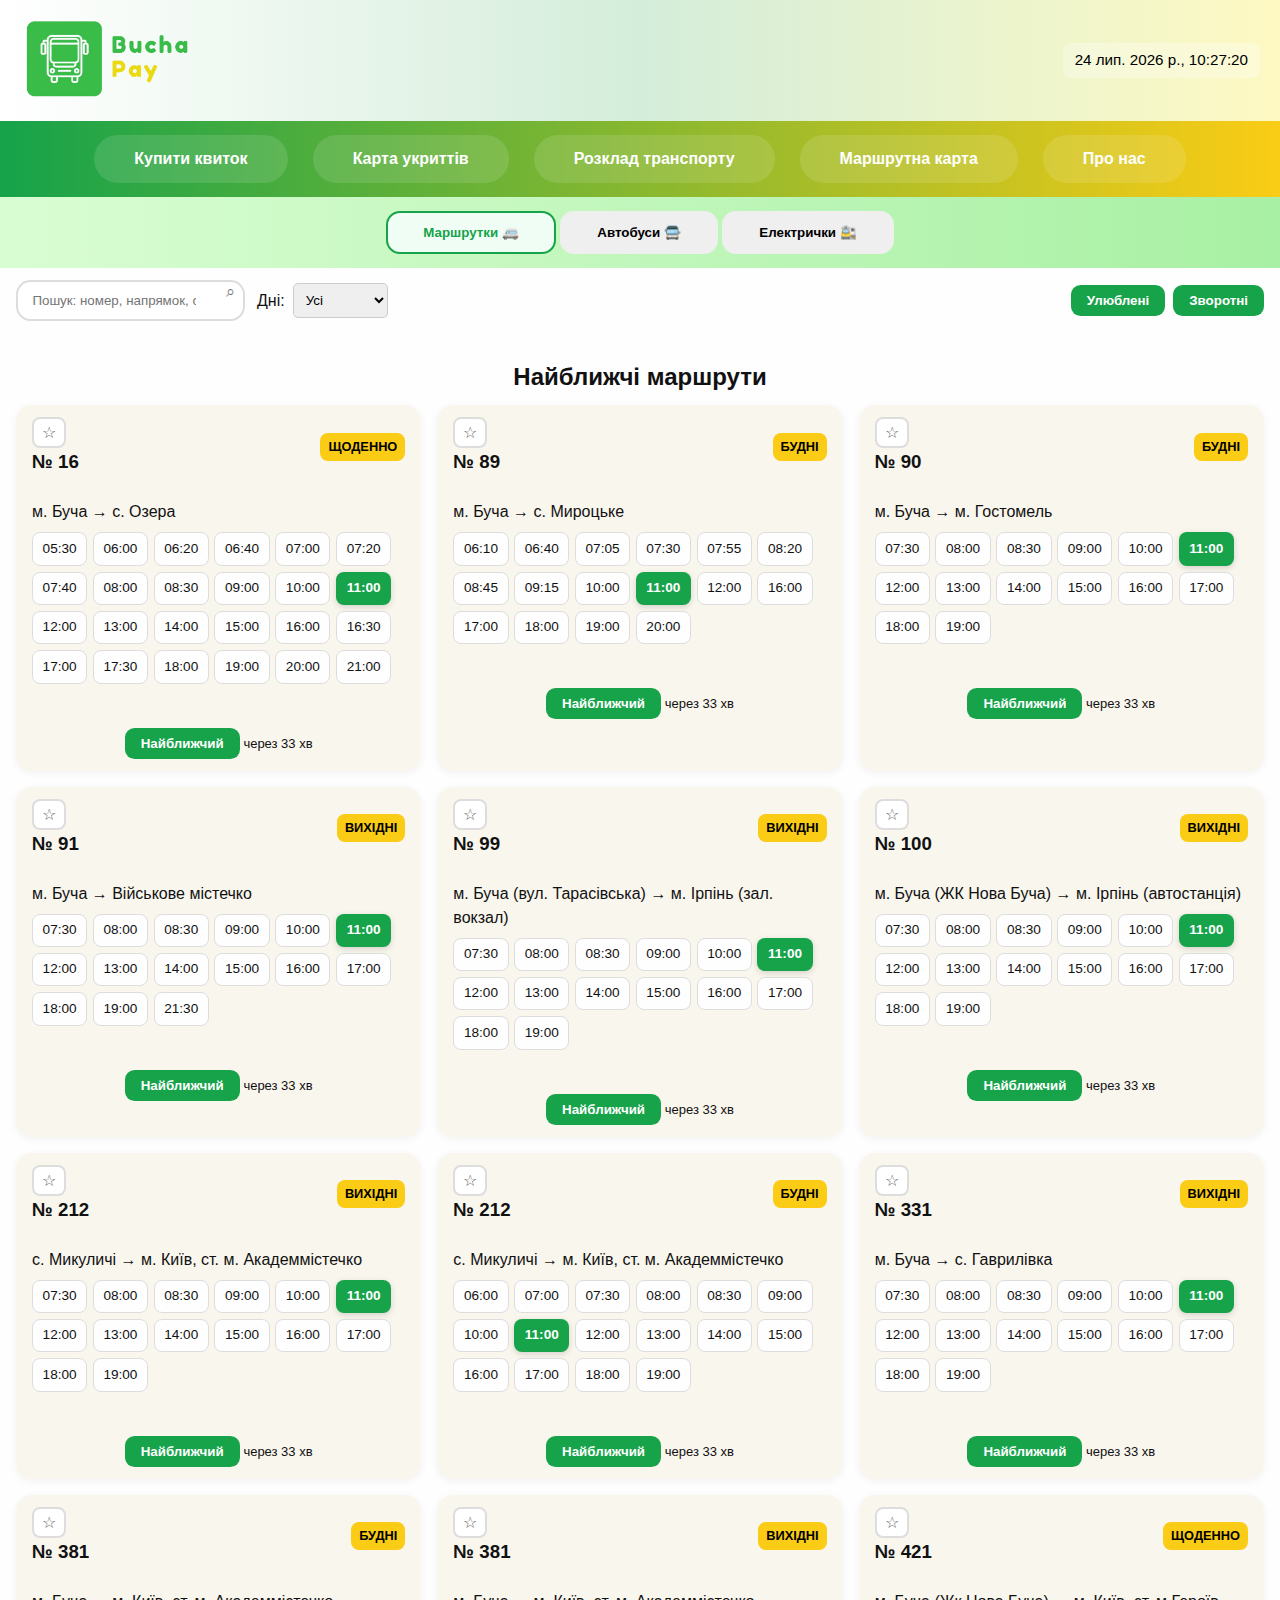
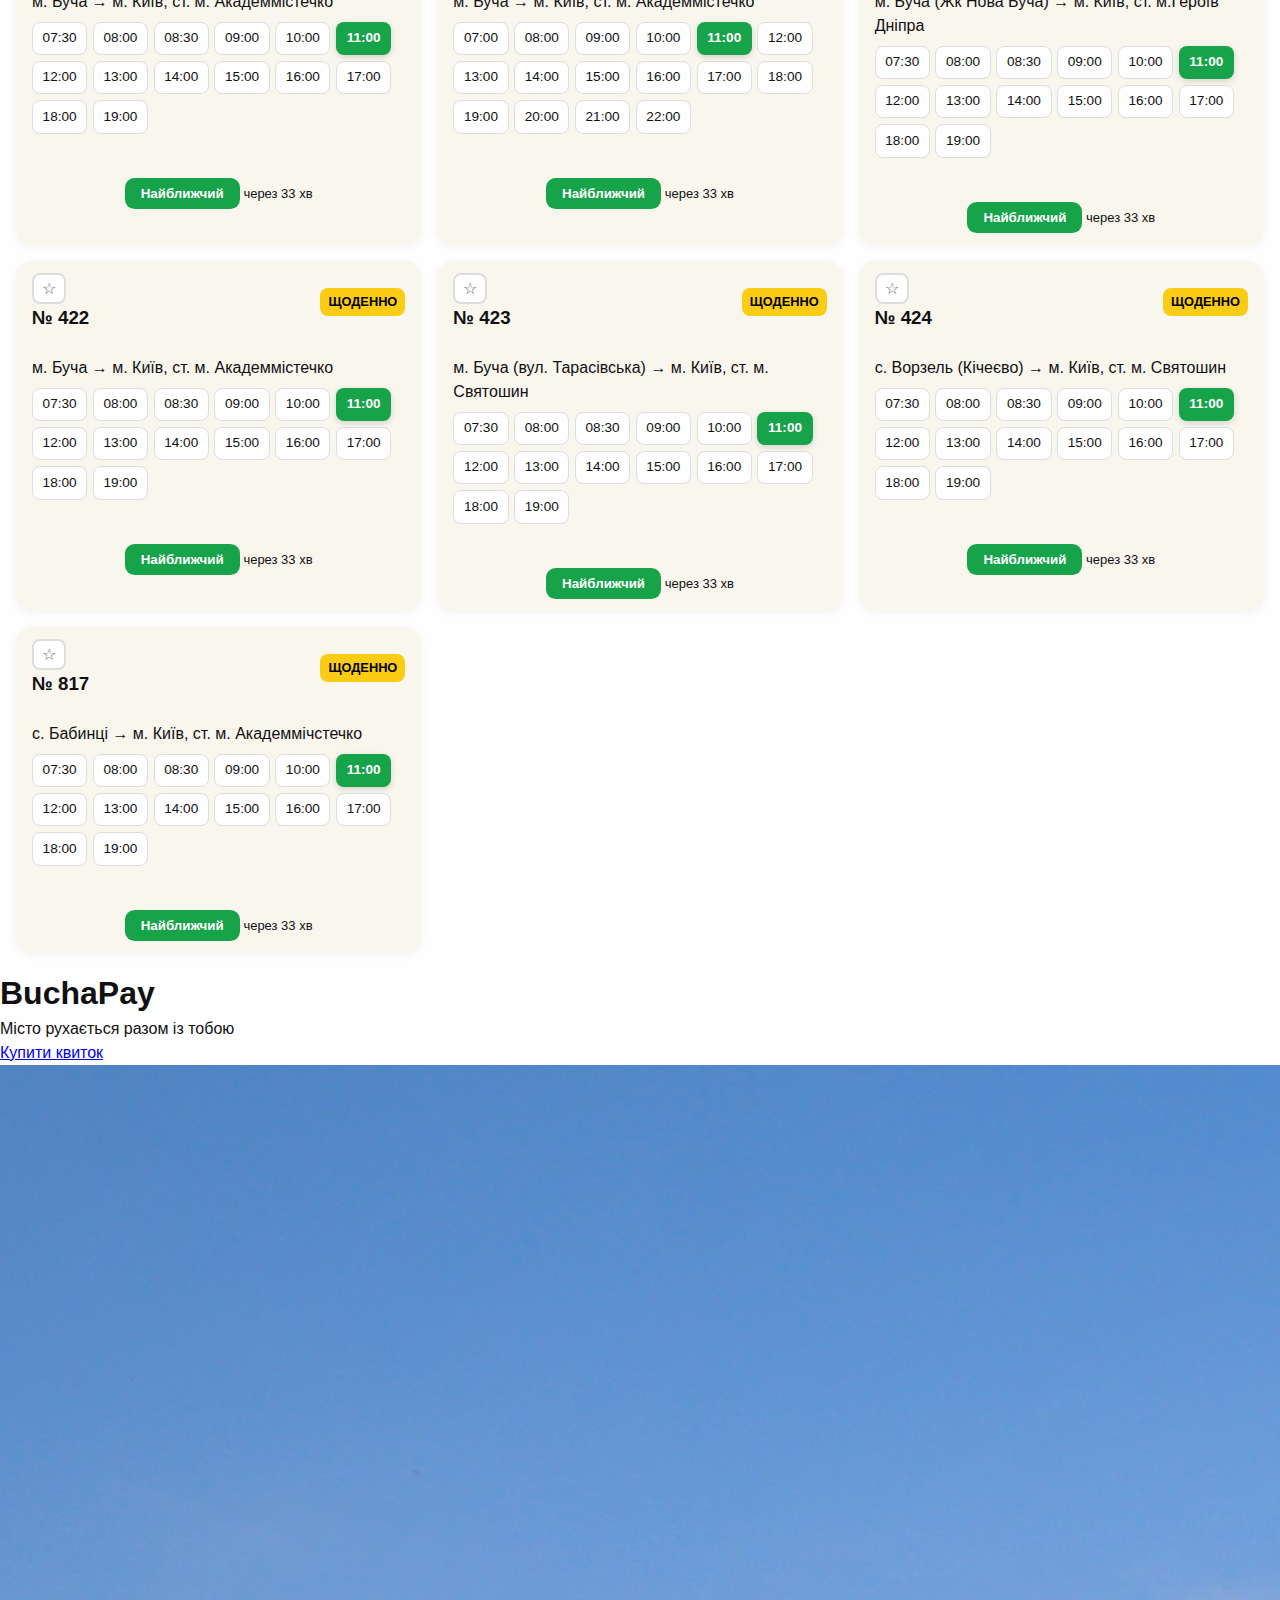
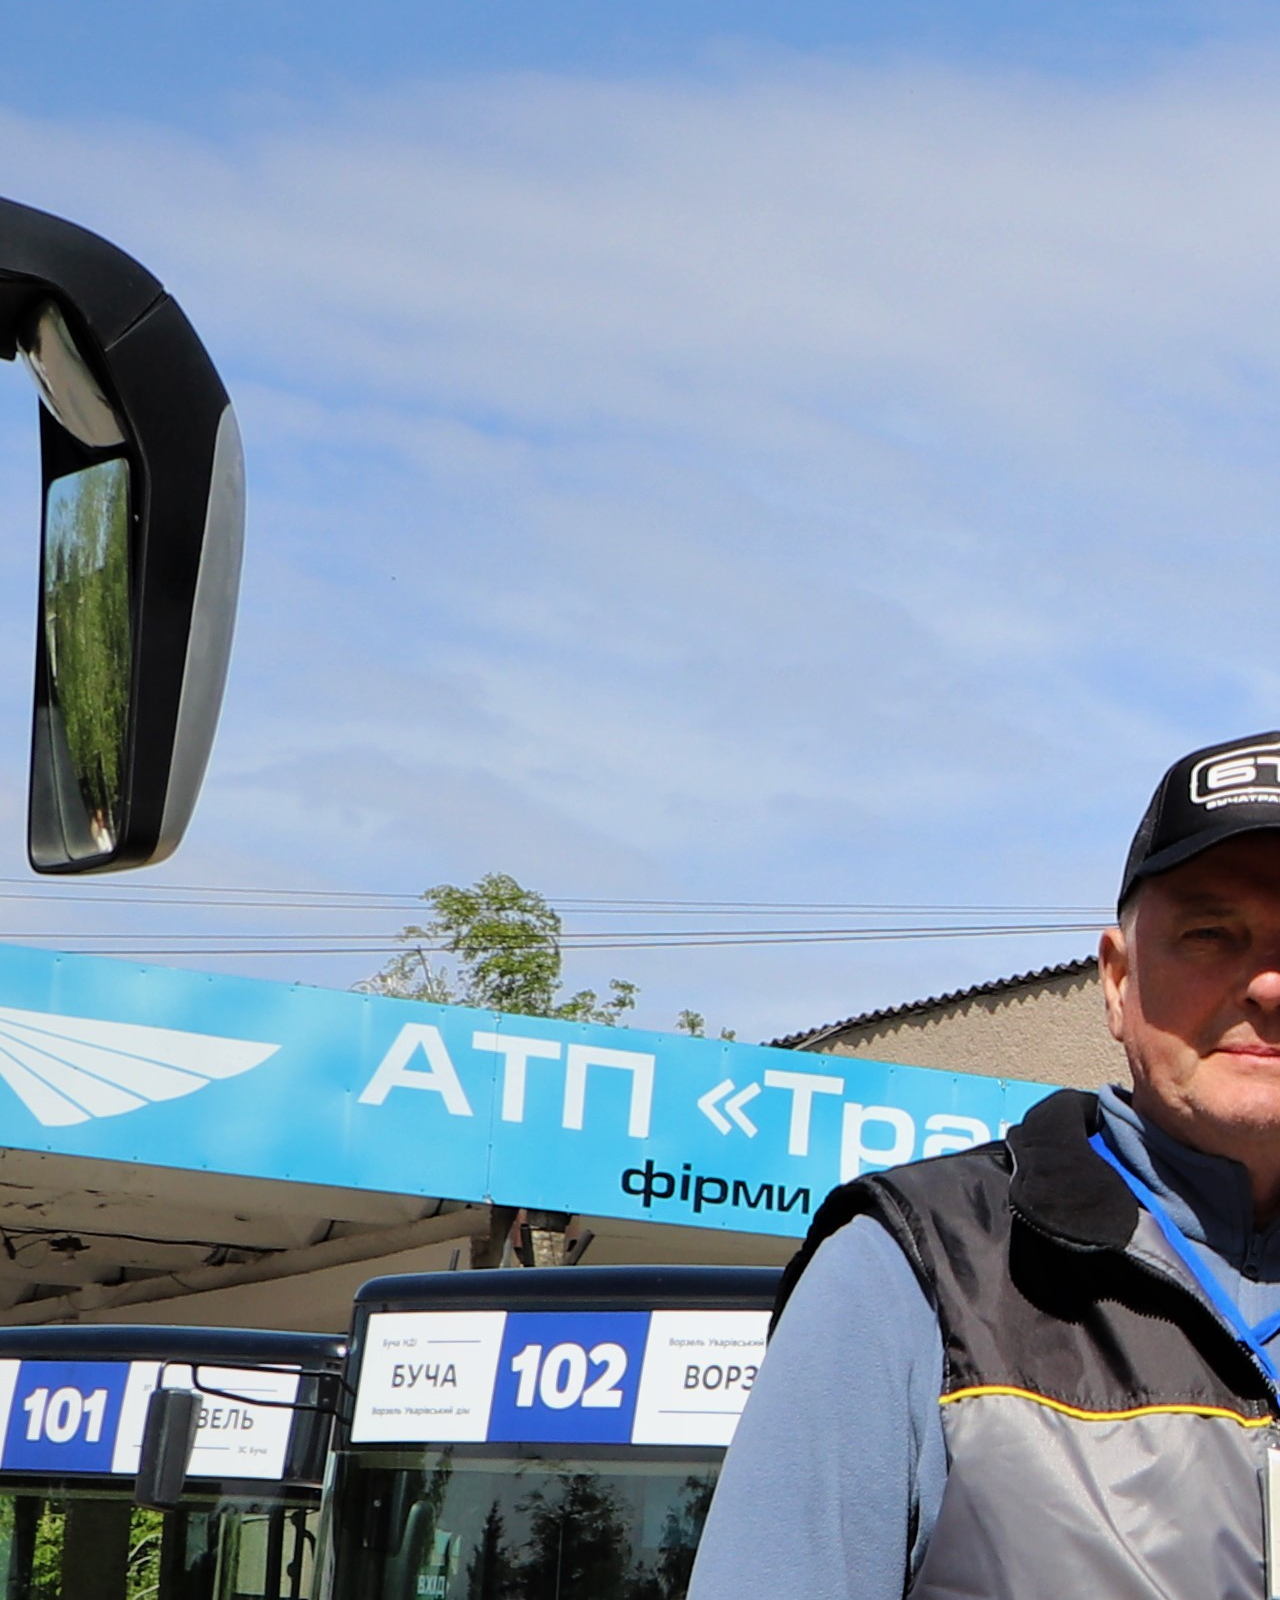
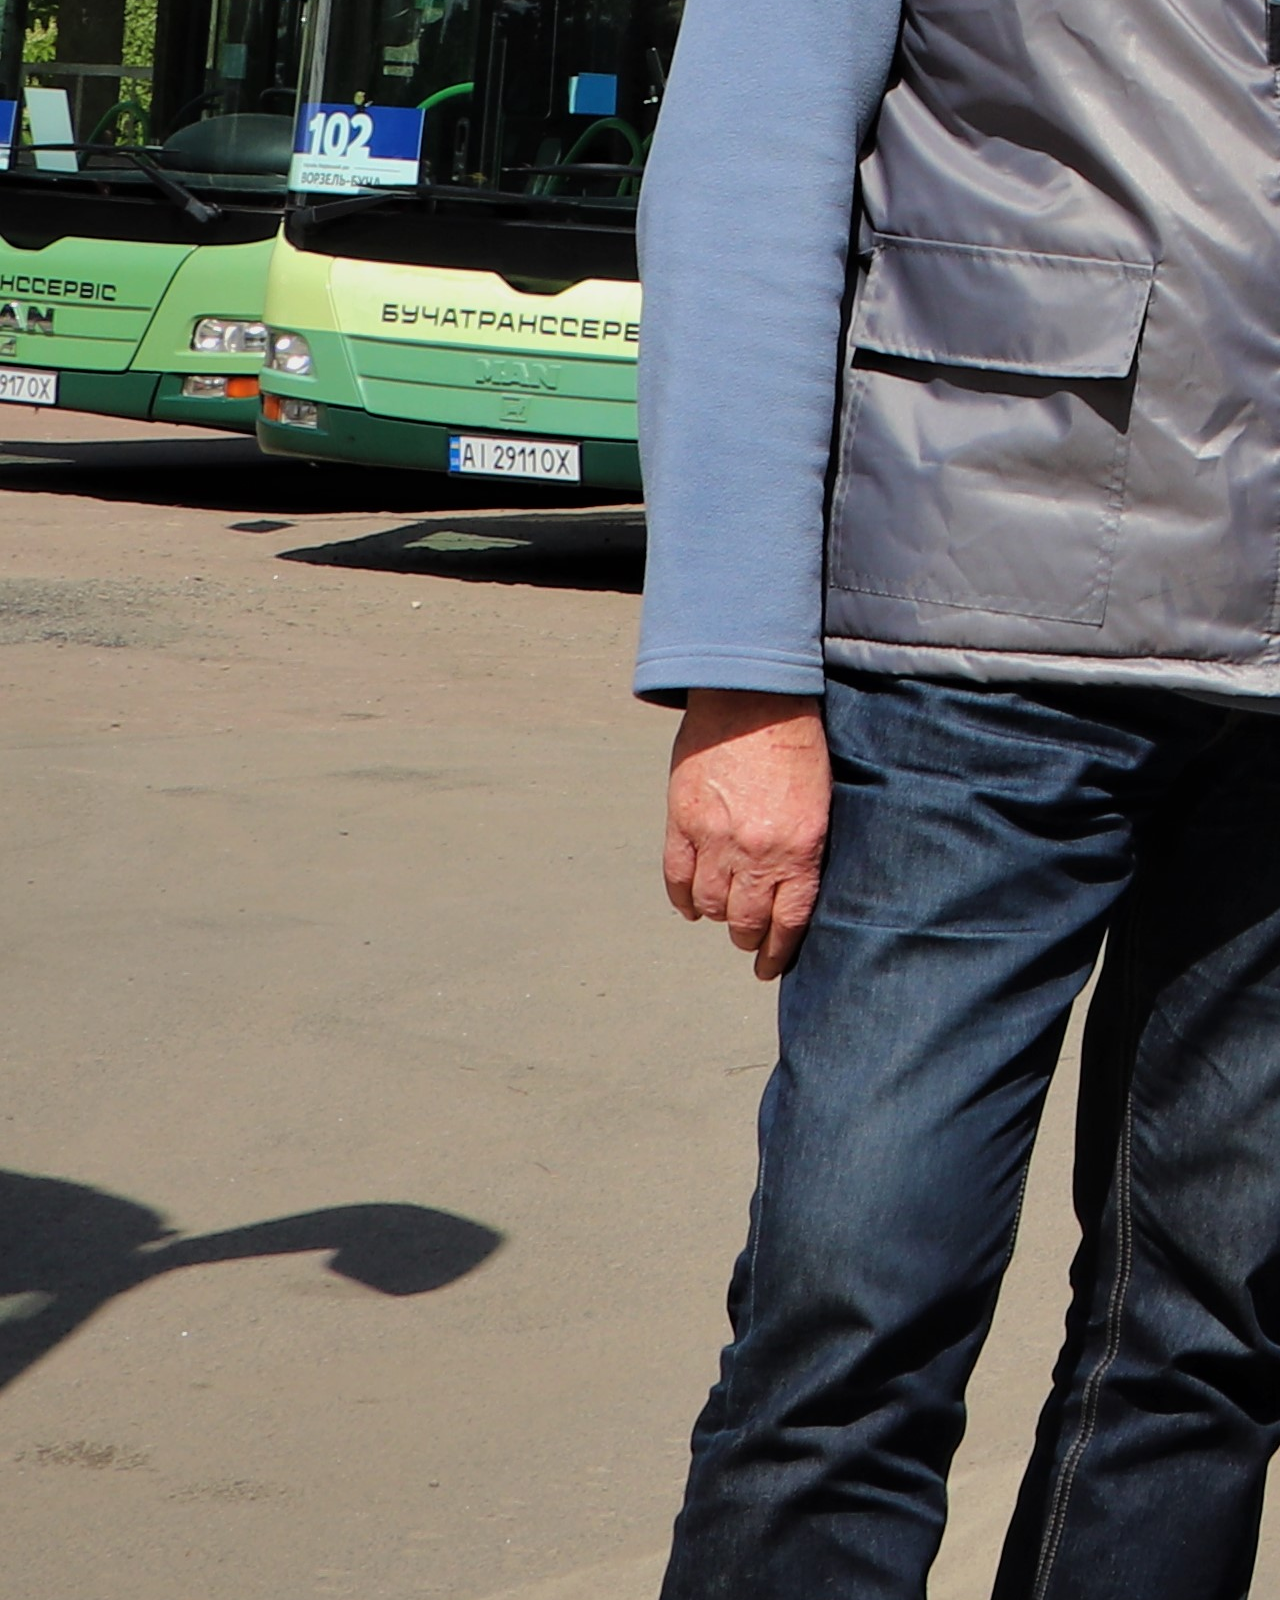
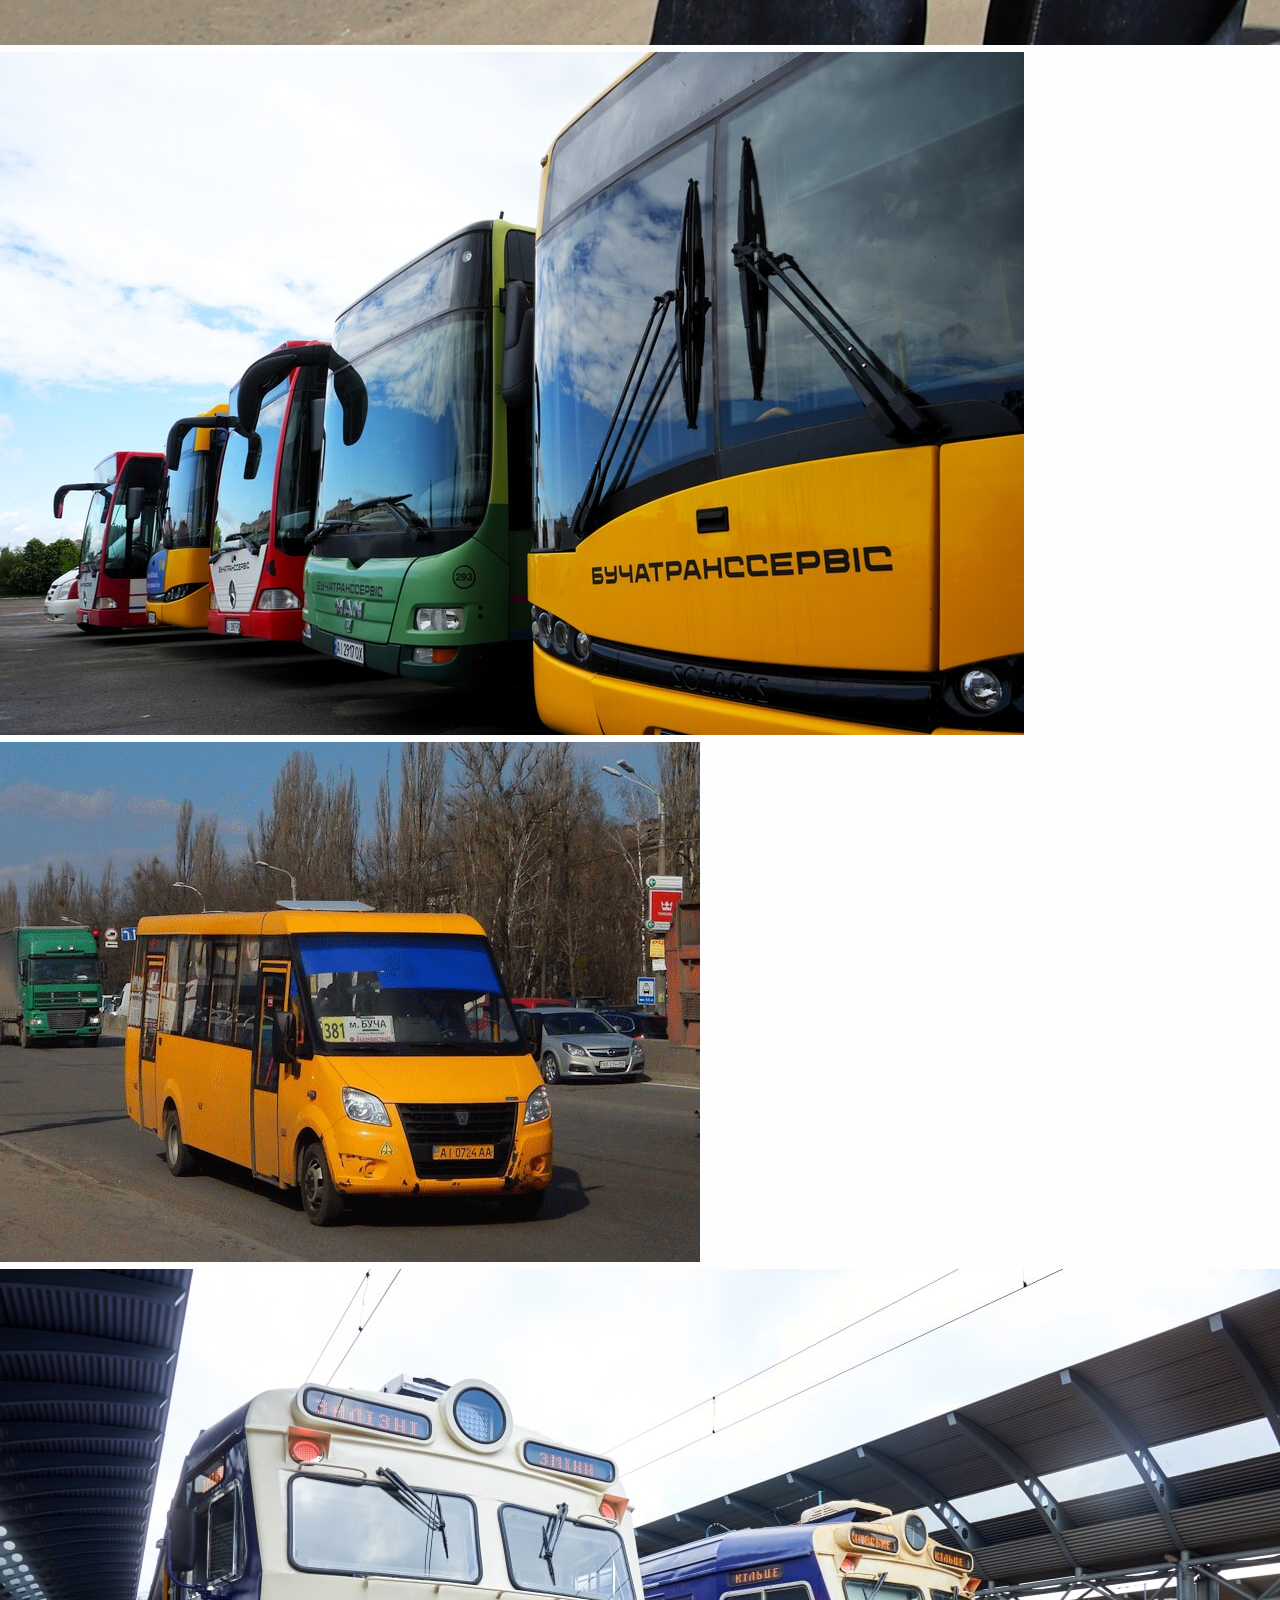
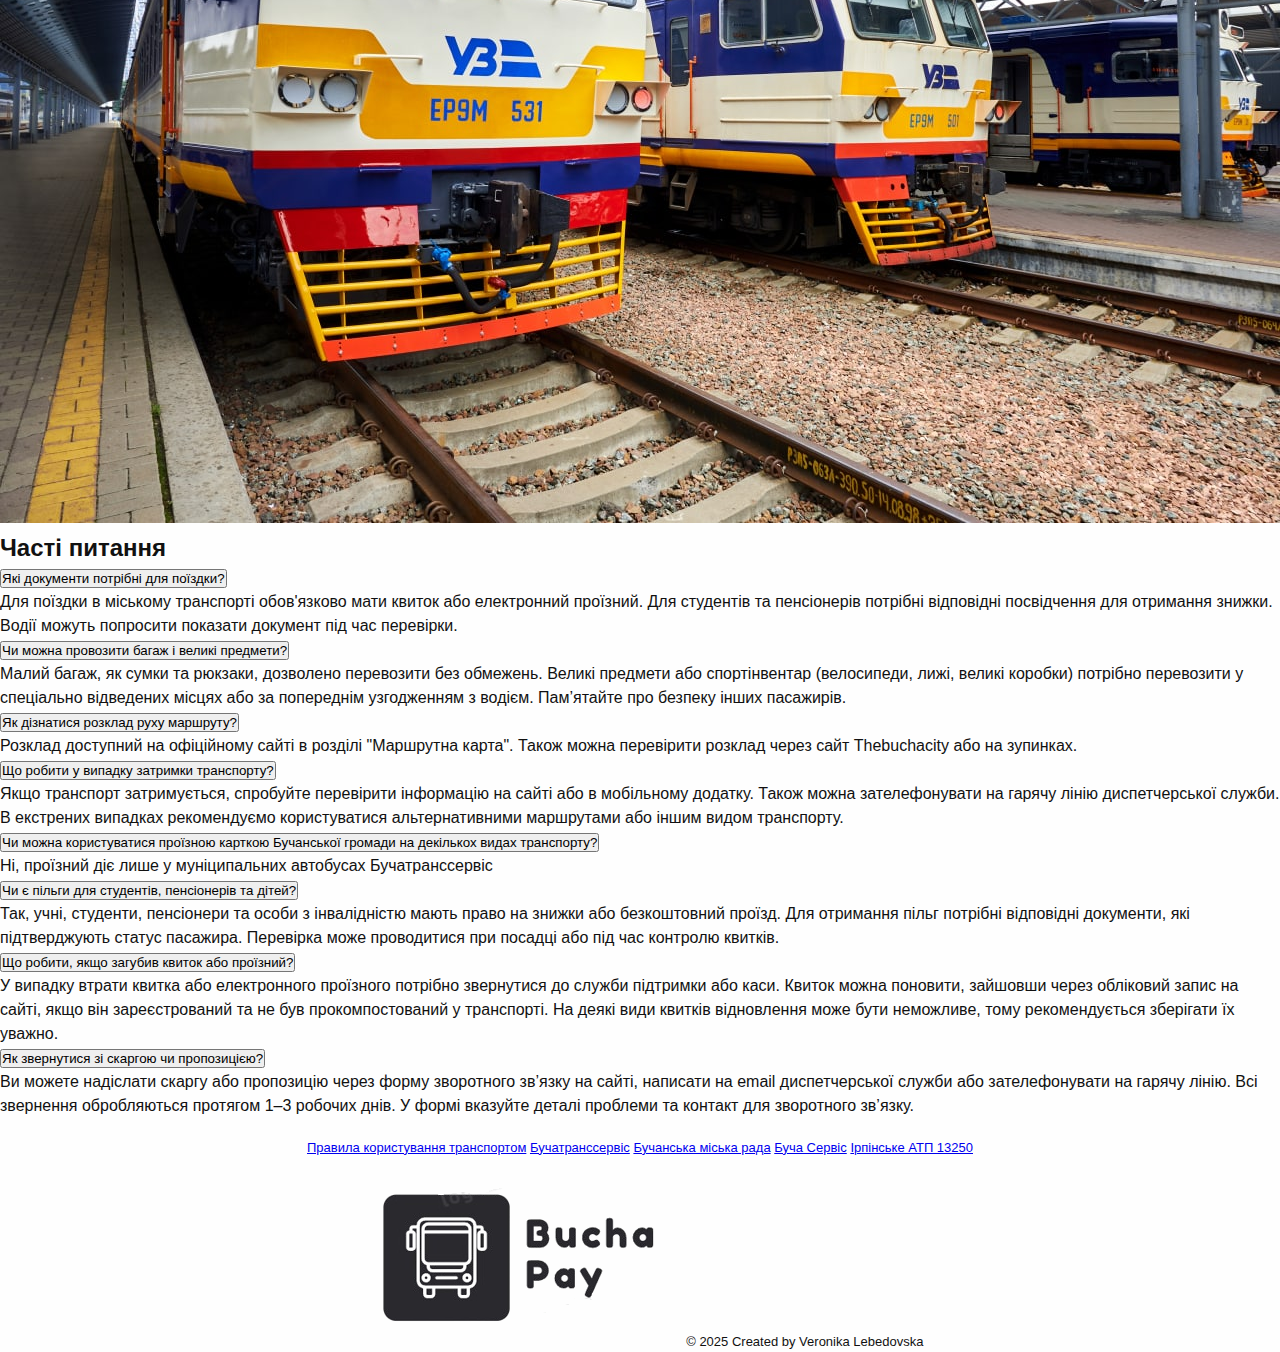
<file: index.html>
<!DOCTYPE html>
<html lang="uk">
<head>
<meta charset="UTF-8">
<title>Вітаємо</title>
<link rel="stylesheet" href="css/style.css">
<script src="JS/mylibs1.js" defer></script>
</head>
<body>
<main class="main">
  <div class="top-bar">
    <div class="logo"><a href="index.html"><img src="img/logo.png" alt="BuchaPay Logo"></a></div>
    <div class="datetime" id="datetime"></div>
  </div>
<nav class="menu">
  <a href="ticket.html">Купити квиток</a>
  <a href="https://nezlamni.city/articles/290733/spisok-ukrittiv-u-buchanskij-gromadi">Карта укриттів</a>
  <a href="index.html">Розклад транспорту</a>
  <a href="routes.html">Маршрутна карта</a>
  <a href="#" id="aboutBtn">Про нас</a>
</nav>
<div class="about-modal">
  <div class="about-modal-box">
    <h2>Bucha Pay</h2>
    <p><strong>Хто ми:</strong> Bucha Pay — сучасний комерційний сервіс для мешканців міста Буча, створений, щоб зробити пересування по місту
       максимально зручним і комфортним.</p>
    <p><strong>Наш сервіс:</strong> Ми дозволяємо купувати електронні квитки для маршруток, автобусів та поїздів, а також переглядати актуальний
       розклад громадського транспорту в режимі реального часу.</p>
    <p><strong>Наша мета:</strong> Ми прагнемо зробити поїздки швидкими, безготівковими та без зайвих черг, забезпечуючи мешканцям та гостям
       міста надійний інструмент для планування маршрутів.</p>
    <p><strong>Переваги:</strong> Зручність, ефективне користування громадським транспортом, економія часу та приємні, безпечні поїздки для всіх користувачів.</p>
    <button class="about-close-btn">Закрити</button>
  </div>
</div>

  <div class="submenu">
    <nav class="tabs" role="tablist" aria-label="Види транспорту">
      <button class="tab active" role="tab" aria-selected="true" aria-controls="panel-marsh" id="tab-marsh">Маршрутки 🚐</button>
      <button class="tab" role="tab" aria-selected="false" aria-controls="panel-bus" id="tab-bus">Автобуси 🚍</button>
      <button class="tab" role="tab" aria-selected="false" aria-controls="panel-train" id="tab-train">Електрички 🚉 </button>
    </nav>
  </div>

  <section class="toolbar">
    <label class="search">
      <input id="searchInput" type="search" placeholder="Пошук: номер, напрямок, станція…">
      <span>⌕</span>
    </label>
    <label class="select">
      <span>Дні:</span>
      <select id="dayFilter">
        <option value="усі">Усі</option>
        <option value="будні">Будні</option>
        <option value="вихідні">Вихідні</option>
        <option value="щоденно">Щоденно</option>
      </select>
    </label>
    <div class="toolbar-buttons">
      <button id="favToggle" class="btn">Улюблені</button>
      <button id="reverseBtn" class="btn">Зворотні</button>
    </div>
  </section>

  <section id="panel-marsh" class="panel active" role="tabpanel" aria-labelledby="tab-marsh">
    <div id="marshContainer" class="table-wrap" data-type="marsh"></div>
  </section>
  <section id="panel-bus" class="panel" role="tabpanel" aria-labelledby="tab-bus" hidden>
    <div id="busContainer" class="table-wrap" data-type="bus"></div>
  </section>
  <section id="panel-train" class="panel" role="tabpanel" aria-labelledby="tab-train" hidden>
    <div id="trainContainer" class="table-wrap" data-type="train"></div>
  </section>
  <section class="hero-banner">
  <div class="banner-content">
    <h1 class="banner-title">BuchaPay</h1>
    <p class="banner-subtitle">Місто рухається разом із тобою</p>
    <a href="ticket.html" class="banner-btn">Купити квиток</a>
  </div>
</section>
  <section class="photo-gallery">
  <div class="photo-container">
    <img src="img/1.jpg" alt="Фото 1">
    <img src="img/2.jpg" alt="Фото 2">
    <img src="img/3.jpg" alt="Фото 3">
    <img src="img/4.jpg" alt="Фото 4">
  </div>
</section>
<section id="faq">
  <h2>Часті питання</h2>
  <div class="faq-item">
    <button class="faq-question">Які документи потрібні для поїздки?</button>
    <div class="faq-answer">
      <p>Для поїздки в міському транспорті обов'язково мати квиток або електронний проїзний. Для студентів та пенсіонерів потрібні відповідні посвідчення для отримання знижки. Водії можуть попросити показати документ під час перевірки.</p>
    </div>
  </div>

  <div class="faq-item">
    <button class="faq-question">Чи можна провозити багаж і великі предмети?</button>
    <div class="faq-answer">
      <p>Малий багаж, як сумки та рюкзаки, дозволено перевозити без обмежень. Великі предмети або спортінвентар (велосипеди, лижі, великі коробки) потрібно 
        перевозити у спеціально відведених місцях або за попереднім узгодженням з водієм. Пам’ятайте про безпеку інших пасажирів.</p>
    </div>
  </div>

  <div class="faq-item">
    <button class="faq-question">Як дізнатися розклад руху маршруту?</button>
    <div class="faq-answer">
      <p>Розклад доступний на офіційному сайті в розділі "Маршрутна карта". Також можна перевірити розклад через сайт Thebuchacity або на зупинках.</p>
    </div>
  </div>

  <div class="faq-item">
    <button class="faq-question">Що робити у випадку затримки транспорту?</button>
    <div class="faq-answer">
      <p>Якщо транспорт затримується, спробуйте перевірити інформацію на сайті або в мобільному додатку. Також можна зателефонувати на гарячу лінію 
        диспетчерської служби. В екстрених випадках рекомендуємо користуватися альтернативними маршрутами або іншим видом транспорту.</p>
    </div>
  </div>

  <div class="faq-item">
    <button class="faq-question">Чи можна користуватися проїзною карткою Бучанської громади на декількох видах транспорту?</button>
    <div class="faq-answer">
      <p>Ні, проїзний діє лише у муніципальних автобусах Бучатранссервіс</p>
    </div>
  </div>

  <div class="faq-item">
    <button class="faq-question">Чи є пільги для студентів, пенсіонерів та дітей?</button>
    <div class="faq-answer">
      <p>Так, учні, студенти, пенсіонери та особи з інвалідністю мають право на знижки або безкоштовний проїзд. Для отримання пільг потрібні 
        відповідні документи, які підтверджують статус пасажира. Перевірка може проводитися при посадці або під час контролю квитків.</p>
    </div>
  </div>

  <div class="faq-item">
    <button class="faq-question">Що робити, якщо загубив квиток або проїзний?</button>
    <div class="faq-answer">
      <p>У випадку втрати квитка або електронного проїзного потрібно звернутися до служби підтримки або каси. Квиток можна поновити,
       зайшовши через обліковий запис на сайті, якщо він зареєстрований та не був прокомпостований у транспорті. На деякі види квитків відновлення 
         може бути неможливе, тому рекомендується зберігати їх уважно.</p>
    </div>
  </div>

  <div class="faq-item">
    <button class="faq-question">Як звернутися зі скаргою чи пропозицією?</button>
    <div class="faq-answer">
      <p>Ви можете надіслати скаргу або пропозицію через форму зворотного зв’язку на сайті, написати на email диспетчерської служби або 
        зателефонувати на гарячу лінію. Всі звернення обробляються протягом 1–3 робочих днів. У формі вказуйте деталі проблеми та контакт 
        для зворотного зв’язку.</p>
    </div>
  </div>
</section>
</main>
<footer class="site-footer">
  <div class="site-footer__container">
    <nav class="site-footer__nav">
      <a href="rules.html">Правила користування транспортом</a>
      <a href="https://bucha-rada.gov.ua/content/kp-buchatransservis" target="_blank">Бучатранссервіс</a>
      <a href="https://www.bucha-rada.gov.ua">Бучанська міська рада</a>
      <a href="https://www.buchaservice.com">Буча Сервіс</a>
      <a href="#" id="https://imr.gov.ua/tov-irpinske-atp-13250">Ірпінське АТП 13250</a>
    </nav>
    <img src="img/footer_logo.png" alt="Логотип" class="site-footer__logo">
    <span class="site-footer__copyright">&copy; 2025 Created by Veronika Lebedovska</span>
  </div>
</footer>
<template id="routeCardTemplate">
  <article class="card route-card">
    <header class="card-header">
      <div class="left">
        <button class="fav" title="Додати в улюблені">☆</button>
        <h3 class="route-title"></h3>
      </div>
      <span class="badge day-badge"></span>
    </header>
    <div class="card-body">
      <div class="meta">
        <span class="from"></span>
        <span class="arrow">→</span>
        <span class="to"></span>
      </div>
      <div class="times-wrap">
        <div class="times"></div>
      </div>
    </div>
    <footer class="card-footer">
      <button class="btn small next-btn">Найближчий</button>
      <span class="next-info" aria-live="polite"></span>
    </footer>
  </article>
</template>
</body>
</html>
</file>
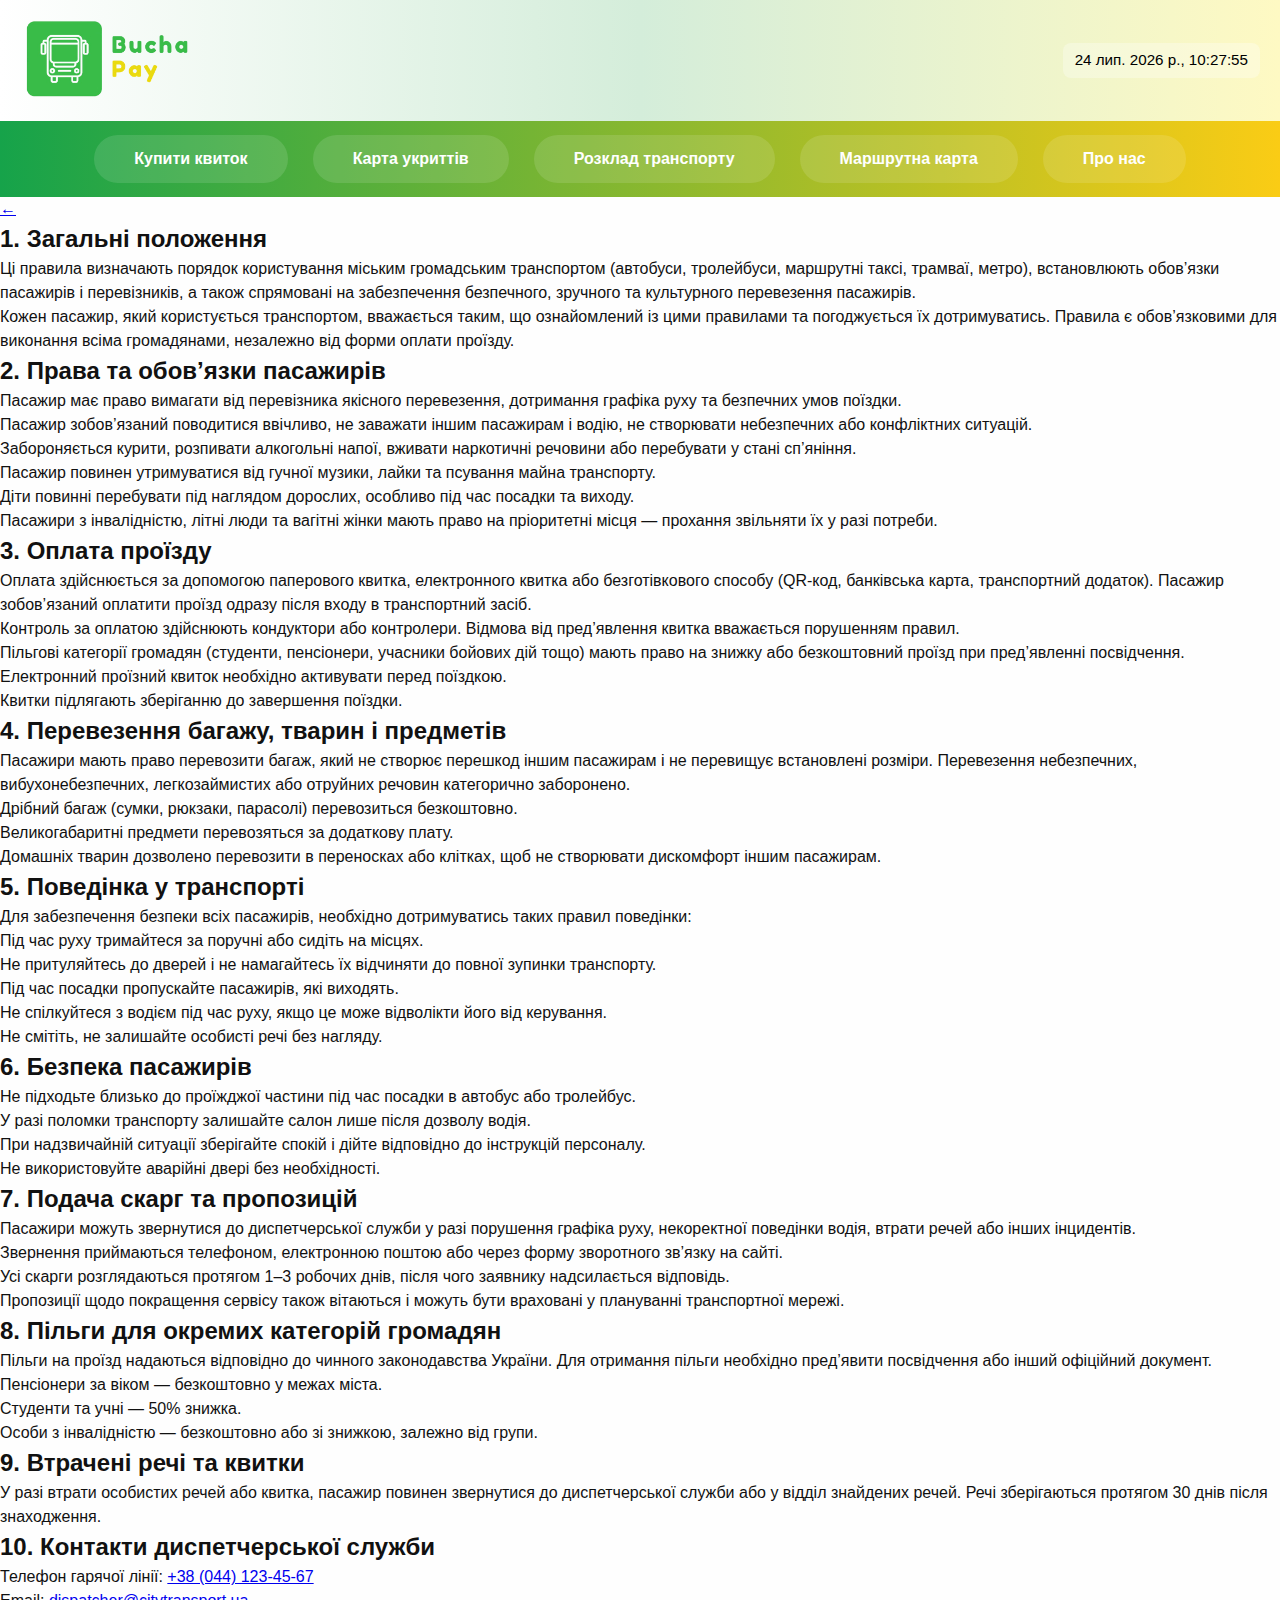
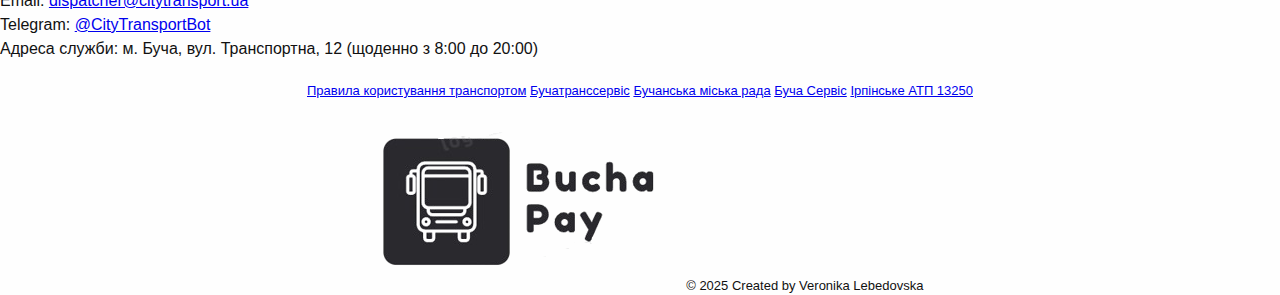
<file: rules.html>
<!DOCTYPE html>
<html lang="uk">
<head>
<meta charset="UTF-8">
<title>Вітаємо</title>
<link rel="stylesheet" href="css/style.css">
<script src="JS/mylibs1.js" defer></script>
<script src="JS/route.js" defer></script>
</head>
<body>
<main class="main">
  <div class="top-bar">
   <div class="logo"><a href="index.html"><img src="img/logo.png" alt="BuchaPay Logo"></a></div>
    <div class="datetime" id="datetime"></div>
  </div>
<nav class="menu">
  <a href="ticket.html">Купити квиток</a>
  <a href="https://nezlamni.city/articles/290733/spisok-ukrittiv-u-buchanskij-gromadi">Карта укриттів</a>
  <a href="index.html">Розклад транспорту</a>
  <a href="routes.html">Маршрутна карта</a>
  <a href="#" id="aboutBtn">Про нас</a>
</nav>
<a href="index.html" class="back-home" title="На головну">←</a>
<section class="rules">
    <section class="rules__section">
    <h2 class="rules__title">1. Загальні положення</h2>
    <p class="rules__text">
      Ці правила визначають порядок користування міським громадським транспортом (автобуси, тролейбуси, маршрутні таксі, трамваї, метро), 
      встановлюють обов’язки пасажирів і перевізників, а також спрямовані на забезпечення безпечного, зручного та культурного перевезення пасажирів.
    </p>
    <p class="rules__text">
      Кожен пасажир, який користується транспортом, вважається таким, що ознайомлений із цими правилами та погоджується їх дотримуватись. 
      Правила є обов’язковими для виконання всіма громадянами, незалежно від форми оплати проїзду.
    </p>
  </section>

  <section class="rules__section">
    <h2 class="rules__title">2. Права та обов’язки пасажирів</h2>
    <ul class="rules__list">
      <li>Пасажир має право вимагати від перевізника якісного перевезення, дотримання графіка руху та безпечних умов поїздки.</li>
      <li>Пасажир зобов’язаний поводитися ввічливо, не заважати іншим пасажирам і водію, не створювати небезпечних або конфліктних ситуацій.</li>
      <li>Забороняється курити, розпивати алкогольні напої, вживати наркотичні речовини або перебувати у стані сп’яніння.</li>
      <li>Пасажир повинен утримуватися від гучної музики, лайки та псування майна транспорту.</li>
      <li>Діти повинні перебувати під наглядом дорослих, особливо під час посадки та виходу.</li>
      <li>Пасажири з інвалідністю, літні люди та вагітні жінки мають право на пріоритетні місця — прохання звільняти їх у разі потреби.</li>
    </ul>
  </section>

  <section class="rules__section">
    <h2 class="rules__title">3. Оплата проїзду</h2>
    <p class="rules__text">
      Оплата здійснюється за допомогою паперового квитка, електронного квитка або безготівкового способу (QR-код, банківська карта, транспортний додаток).
      Пасажир зобов’язаний оплатити проїзд одразу після входу в транспортний засіб.
    </p>
    <ul class="rules__list">
      <li>Контроль за оплатою здійснюють кондуктори або контролери. Відмова від пред’явлення квитка вважається порушенням правил.</li>
      <li>Пільгові категорії громадян (студенти, пенсіонери, учасники бойових дій тощо) мають право на знижку або безкоштовний проїзд при пред’явленні посвідчення.</li>
      <li>Електронний проїзний квиток необхідно активувати перед поїздкою.</li>
      <li>Квитки підлягають зберіганню до завершення поїздки.</li>
    </ul>
  </section>

  <section class="rules__section">
    <h2 class="rules__title">4. Перевезення багажу, тварин і предметів</h2>
    <p class="rules__text">
      Пасажири мають право перевозити багаж, який не створює перешкод іншим пасажирам і не перевищує встановлені розміри. 
      Перевезення небезпечних, вибухонебезпечних, легкозаймистих або отруйних речовин категорично заборонено.
    </p>
    <ul class="rules__list">
      <li>Дрібний багаж (сумки, рюкзаки, парасолі) перевозиться безкоштовно.</li>
      <li>Великогабаритні предмети перевозяться за додаткову плату.</li>
      <li>Домашніх тварин дозволено перевозити в переносках або клітках, щоб не створювати дискомфорт іншим пасажирам.</li>
    </ul>
  </section>

  <section class="rules__section">
    <h2 class="rules__title">5. Поведінка у транспорті</h2>
    <p class="rules__text">
      Для забезпечення безпеки всіх пасажирів, необхідно дотримуватись таких правил поведінки:
    </p>
    <ul class="rules__list">
      <li>Під час руху тримайтеся за поручні або сидіть на місцях.</li>
      <li>Не притуляйтесь до дверей і не намагайтесь їх відчиняти до повної зупинки транспорту.</li>
      <li>Під час посадки пропускайте пасажирів, які виходять.</li>
      <li>Не спілкуйтеся з водієм під час руху, якщо це може відволікти його від керування.</li>
      <li>Не смітіть, не залишайте особисті речі без нагляду.</li>
    </ul>
  </section>

  <section class="rules__section">
    <h2 class="rules__title">6. Безпека пасажирів</h2>
    <ul class="rules__list">
      <li>Не підходьте близько до проїжджої частини під час посадки в автобус або тролейбус.</li>
      <li>У разі поломки транспорту залишайте салон лише після дозволу водія.</li>
      <li>При надзвичайній ситуації зберігайте спокій і дійте відповідно до інструкцій персоналу.</li>
      <li>Не використовуйте аварійні двері без необхідності.</li>
    </ul>
  </section>

  <section class="rules__section">
    <h2 class="rules__title">7. Подача скарг та пропозицій</h2>
    <p class="rules__text">
      Пасажири можуть звернутися до диспетчерської служби у разі порушення графіка руху, некоректної поведінки водія, втрати речей або інших інцидентів.
    </p>
    <ul class="rules__list">
      <li>Звернення приймаються телефоном, електронною поштою або через форму зворотного зв’язку на сайті.</li>
      <li>Усі скарги розглядаються протягом 1–3 робочих днів, після чого заявнику надсилається відповідь.</li>
      <li>Пропозиції щодо покращення сервісу також вітаються і можуть бути враховані у плануванні транспортної мережі.</li>
    </ul>
  </section>

  <section class="rules__section">
    <h2 class="rules__title">8. Пільги для окремих категорій громадян</h2>
    <p class="rules__text">
      Пільги на проїзд надаються відповідно до чинного законодавства України. Для отримання пільги необхідно пред’явити посвідчення або інший офіційний документ.
    </p>
    <ul class="rules__list">
      <li>Пенсіонери за віком — безкоштовно у межах міста.</li>
      <li>Студенти та учні — 50% знижка.</li>
      <li>Особи з інвалідністю — безкоштовно або зі знижкою, залежно від групи.</li>
    </ul>
  </section>

  <section class="rules__section">
    <h2 class="rules__title">9. Втрачені речі та квитки</h2>
    <p class="rules__text">
      У разі втрати особистих речей або квитка, пасажир повинен звернутися до диспетчерської служби або у відділ знайдених речей.
      Речі зберігаються протягом 30 днів після знаходження.
    </p>
  </section>

  <section class="rules__section">
    <h2 class="rules__title">10. Контакти диспетчерської служби</h2>
    <p class="rules__text">Телефон гарячої лінії: <a href="tel:+380441234567">+38 (044) 123-45-67</a></p>
    <p class="rules__text">Email: <a href="mailto:dispatcher@citytransport.ua">dispatcher@citytransport.ua</a></p>
    <p class="rules__text">Telegram: <a href="https://t.me/CityTransportBot" target="_blank">@CityTransportBot</a></p>
    <p class="rules__text">Адреса служби: м. Буча, вул. Транспортна, 12 (щоденно з 8:00 до 20:00)</p>
  </section>
</section>
</main>
<footer class="site-footer">
  <div class="site-footer__container">
    <nav class="site-footer__nav">
      <a href="rules.html">Правила користування транспортом</a>
      <a href="https://bucha-rada.gov.ua/content/kp-buchatransservis" target="_blank">Бучатранссервіс</a>
      <a href="https://www.bucha-rada.gov.ua">Бучанська міська рада</a>
      <a href="https://www.buchaservice.com">Буча Сервіс</a>
      <a href="#" id="https://imr.gov.ua/tov-irpinske-atp-13250">Ірпінське АТП 13250</a>
    </nav>
    <img src="img/footer_logo.png" alt="Логотип" class="site-footer__logo">
    <span class="site-footer__copyright">&copy; 2025 Created by Veronika Lebedovska</span>
  </div>
</footer>
</body>
</html>
</file>
<file: css/style.css>
/* ================== ГЛОБАЛЬНІ СТИЛІ ================== */
* {
  box-sizing: border-box;
  margin: 0;
  padding: 0;
}

body {
  font-family: "Segoe UI", Arial, sans-serif;
  background: #fefefe;
  color: #111;
  line-height: 1.5;
}

/* ================== TOP BAR ================== */
.top-bar {
  display: flex;
  justify-content: space-between;
  align-items: center;
  padding: 12px 20px;
  background: linear-gradient(90deg, #fff, #d4edda, #fef9c3);
  color: #000;
}

.logo img {
  height: 90px;
  width: auto;
}

.datetime {
  background: rgba(255, 255, 255, 0.3);
  padding: 6px 12px;
  border-radius: 8px;
  font-size: 0.95rem;
}

/* ================== ГОЛОВНЕ МЕНЮ ================== */
.menu {
  display: flex;
  justify-content: center;
  gap: 25px;
  padding: 14px;
  background: linear-gradient(90deg, #16a34a, #facc15);
  flex-wrap: wrap;
}

.menu a {
  color: #fff;
  text-decoration: none;
  font-weight: 600;
  padding: 12px 40px;
  border-radius: 30px;
  background: rgba(255, 255, 255, 0.12);
  transition: all 0.3s;
}

.menu a:hover {
  background: rgba(255, 255, 255, 0.3);
  transform: translateY(-2px);
  box-shadow: 0 4px 10px rgba(0, 0, 0, 0.2);
}

/* ================== SUBMENU ================== */
.submenu {
  display: flex;
  justify-content: center;
  gap: 20px;
  padding: 14px;
  background: linear-gradient(90deg, #d9fdd3, #a8f0a3);
  flex-wrap: wrap;
}

.tab {
  font-weight: 600;
  border-radius: 14px;
  padding: 12px 35px;
  border: 2px solid transparent;
  cursor: pointer;
  transition: all 0.3s;
}

.tab.active {
  border-color: #16a34a;
  color: #16a34a;
  background: #f0fdf4;
}

.tab:hover {
  background: #f9fafb;
}

/* ================== ПАНЕЛІ ================== */
.panel {
  display: none;
  padding: 1rem;
}
.panel.active {
  display: block;
}

/* ================== TOOLBAR ================== */
.toolbar {
  display: flex;
  flex-wrap: wrap;
  gap: 0.75rem;
  align-items: center;
  padding: 0.75rem 1rem;
  background: #fefefe;
}

.search {
  position: relative;
}

.search input {
  padding: 0.7rem 2.1rem 0.7rem 0.9rem;
  border-radius: 0.9rem;
  border: 2px solid #ddd;
  background: #fff;
  color: #111;
}

.search span {
  position: absolute;
  right: 0.6rem;
  opacity: 0.6;
}

.fav {
  background: #fff;
  border: 2px solid #ddd;
  border-radius: 0.5rem;
  padding: 0.25rem 0.5rem;
  font-size: 1rem;
  cursor: pointer;
  color: #666;
  transition: all 0.2s;
}
.fav:hover {
  background: #f9fafb;
  transform: translateY(-1px);
  box-shadow: 0 2px 6px rgba(0, 0, 0, 0.1);
}
.fav.active {
  background: #facc15;
  border-color: transparent;
  color: #000;
  font-weight: 700;
  box-shadow: 0 2px 8px rgba(0, 0, 0, 0.15);
}

/* ================== TIMES ================== */
.times-wrap {
  margin-top: 0.5rem;
}

.times {
  display: flex;
  flex-wrap: wrap;
  gap: 0.35rem;
}

.times .chip {
  padding: 0.35rem 0.6rem;
  border-radius: 0.5rem;
  border: 1px solid #ddd;
  background: #fefefe;
  font-variant-numeric: tabular-nums;
  font-size: 0.85rem;
  color: #111;
  cursor: default;
  transition: all 0.2s;
}
.times .chip:hover {
  background: #f3f4f6;
  transform: translateY(-1px);
  box-shadow: 0 2px 6px rgba(0, 0, 0, 0.1);
}
.times .chip.soon {
  background: #16a34a;
  color: #fff;
  border-color: transparent;
  font-weight: 600;
  box-shadow: 0 2px 6px rgba(0, 0, 0, 0.15);
}

/* ================== КНОПКИ ================== */
.select {
  display: inline-flex;
  align-items: center;
  gap: 0.5rem;
}

.toolbar-buttons {
  display: inline-flex;
  gap: 0.5rem;
  margin-left: auto;
}

.btn {
  padding: 0.5rem 1rem;
  border-radius: 0.6rem;
  border: none;
  background: #16a34a;
  color: #fff;
  font-weight: 600;
  cursor: pointer;
  transition: all 0.2s;
}
.btn:hover {
  opacity: 0.85;
}

/* ================== КАРТКИ ================== */
.table-wrap {
  display: grid;
  grid-template-columns: repeat(auto-fill, minmax(320px, 1fr));
  gap: 1rem;
}

.card {
  background: #F9F6EE;
  border-radius: 1rem;
  box-shadow: 0 2px 8px rgba(0, 0, 0, 0.05);
  overflow: hidden;
}
.card-header,
.card-body,
.card-footer {
  padding: 0.75rem 1rem;
}
.card-header {
  display: flex;
  justify-content: space-between;
  align-items: center;
}

.day-badge {
  background: #facc15;
  color: #000;
  padding: 0.25rem 0.5rem;
  border-radius: 0.5rem;
  font-weight: 800;
  text-transform: uppercase;
  font-size: 0.8rem;
}

/* --- МОДАЛЬНЕ ВІКНО --- */
.about-modal {
  position: fixed;
  inset: 0;
  display: flex;
  justify-content: center;
  align-items: center;
  background: rgba(0,0,0,0.45);
  z-index: 100;
  opacity: 0;
  pointer-events: none;
  transition: opacity 0.3s ease;
  padding: 0 12px;
}

.about-modal.show {
  opacity: 1;
  pointer-events: all;
}

.about-modal-box {
  background: linear-gradient(180deg,#ffffff,#fcffef);
  padding: 20px;
  border-radius: var(--radius);
  box-shadow: 0 18px 50px rgba(4,32,12,0.25);
  max-width: 500px;
  width: 100%;
  text-align: center;
  transform: translateY(-50px);
  transition: transform 0.3s ease;
  box-sizing: border-box;
}

.about-modal.show .about-modal-box {
  transform: translateY(0);
}

.about-modal-box h2 {
  color: var(--green-600);
  margin-top: 0;
  font-size: 24px;
}

.about-close-btn {
  margin-top: 16px;
  background: var(--green-600);
  color: var(--white);
  border: none;
  padding: 8px 14px;
  border-radius: 10px;
  cursor: pointer;
  font-weight: 600;
  transition: background 0.3s;
}

.about-close-btn:hover {
  background: var(--green-400);
}

/* --- АДАПТИВНІСТЬ --- */
@media (max-width: 900px) {
  .about-modal-box {
    max-width: 420px;
    padding: 18px;
  }
  .about-modal-box h2 {
    font-size: 22px;
  }
}

@media (max-width: 600px) {
  .about-modal-box {
    max-width: 320px;
    padding: 14px;
  }
  .about-modal-box h2 {
    font-size: 20px;
  }
  .about-close-btn {
    padding: 6px 12px;
    font-size: 14px;
  }
}
/* ================== FOOTER ================== */
footer {
  margin-top: 20px;
  text-align: center;
  color: var(--muted);
  font-size: 13px;
}

.footer-content {
  display: inline-flex;
  align-items: center;
  gap: 8px;
}

.footer-logo {
  width: 100px;
  height: 50px;
}

/* Планшети */
@media (max-width: 900px) {
  footer {
    font-size: 12px;
  }
  .footer-logo {
    width: 18px;
    height: 18px;
  }
}

/* Телефони */
@media (max-width: 600px) {
  .footer-content {
    flex-direction: column;
    gap: 4px;
  }
  .footer-logo {
    width: 24px; /* можна зробити трохи більшу, щоб не губилась */
    height: 24px;
  }
}

/* ================== ROUTE PAGE ================== */
.routee_logo {
  text-align: center;
  font-size: 36px;
  font-weight: bold;
  margin: 15px auto;
  color: #2e7d32; 
  background: #e8f5e9; 
  display: block; 
  width: fit-content; 
  padding: 10px 20px;
  border-radius: 10px;
  box-shadow: 0 4px 6px rgba(46, 125, 50, 0.2);
}

.controls {
  display: flex;
  gap: 10px;
  flex-wrap: wrap;
  justify-content: center;
  margin-bottom: 20px;
}

input, select {
  padding: 8px;
  border-radius: 5px;
  border: 1px solid #ccc;
}

.route-block {
  display: grid;
  grid-template-columns: repeat(4, 1fr); 
  justify-content: center; 
  gap: 20px; 
  margin: 0 auto; 
  padding: 20px;
  max-width: 1400px; 
}

.route-card_marsh {
  width: 330px;
  height: 330px;
  perspective: 1000px;
  cursor: pointer;
}

.route-card-inner_marsh {
  width: 100%;
  height: 100%;
  border-radius: 15px;
  color: #000;
  display: flex;
  flex-direction: column;
  justify-content: center;
  align-items: center;
  transform-style: preserve-3d;
  transition: transform 0.6s;
  padding: 15px;
  box-sizing: border-box;
  text-align: center;
  position: relative;
}

.route-card_marsh.active .route-card-inner_marsh {
  transform: rotateY(180deg);
}

.route-front_marsh, .route-back_marsh {
  position: absolute;
  width: 100%;
  height: 100%;
  border-radius: 15px;
  backface-visibility: hidden;
  display: flex;
  flex-direction: column;
  justify-content: center;
  align-items: center;
  padding: 15px;
  box-sizing: border-box;
}

.route-front_marsh { 
  background: linear-gradient(135deg, #a5d6a7 0%, #c5e1a5 50%, #fff176 80%, #ffffff 100%); 
}
.route-front_marsh.bus { 
  background: linear-gradient(135deg, #90caf9 0%, #64b5f6 50%, #bbdefb 80%, #ffffff 100%); 
} 
.route-front_marsh.train { 
  background: linear-gradient(135deg, #ffe082 0%, #ffd54f 50%, #fff9c4 80%, #ffffff 100%); 
}

.route-back_marsh {
  background: #f1f8e9;
  transform: rotateY(180deg);
  overflow: auto;
  font-size: 14px;
}

.route-title_marsh {
  font-weight: bold;
  margin-bottom: 10px;
  font-size: 18px;
  color: #2e7d32;
  text-shadow: 1px 1px 2px rgba(0,0,0,0.15);
  background: rgba(255, 255, 255, 0.8);
  padding: 5px 10px;
  border-radius: 6px;
  display: inline-block;
}

.route-info_marsh {
  background: rgba(255, 255, 255, 0.85);
  border-radius: 8px;
  padding: 10px 15px;
  width: 100%;
  box-sizing: border-box;
}

.route-info_marsh p {
  position: relative;
  margin: 8px 0;
  padding-left: 25px; 
  font-size: 14px;
  font-weight: 500;
  color: #33691e;
  text-shadow: 0 1px 1px rgba(0,0,0,0.1);
  line-height: 1.4;
  word-break: break-word; 
}

.route-info_marsh p::before {
  content: "➤";
  position: absolute;
  left: 0;
  top: 50%;
  transform: translateY(-50%);
  color: #558b2f;
  font-size: 16px;
  flex-shrink: 0;
}

.route-info_marsh p.route-from::after, 
.route-info_marsh p.route-to::after {
  content: "";
  display: block;
  height: 1px;
  width: 100%;
  border-bottom: 1px dashed #c5e1a5;
  margin: 5px 0 10px;
}

/* ================== АДАПТИВНІСТЬ ================== */

/* Планшети (до 1200px) */
@media (max-width: 1200px) {
  .route-block {
    grid-template-columns: repeat(3, 1fr);
  }
}

/* Планшети і великі мобільні (до 900px) */
@media (max-width: 900px) {
  .route-block {
    grid-template-columns: repeat(2, 1fr);
  }
}

/* Мобільні (до 600px) */
@media (max-width: 600px) {
  .route-block {
    grid-template-columns: 1fr;
  }
}

/* Планшети (до 1024px) */
@media (max-width: 1024px) {
  .route-info_marsh p {
    font-size: 13px;
    padding-left: 18px;
  }
  .route-card_marsh {
    width: 280px;
    height: 280px;
  }
}

/* Планшети і великі мобільні (до 768px) */
@media (max-width: 768px) {
  .top-bar {
    flex-direction: column;
    gap: 10px;
    text-align: center;
  }
  .menu, .submenu {
    gap: 12px;
    flex-wrap: wrap;
  }
  .menu a, .tab {
    padding: 8px 20px;
    font-size: 0.9rem;
  }
  .logo img {
    height: 55px;
  }
  .route-card_marsh {
    width: 100%;
    max-width: 300px;
    height: auto;
  }
  .route-card-inner_marsh {
    padding: 12px;
  }
  .route-title_marsh {
    font-size: 16px;
  }
  .route-info_marsh p {
    font-size: 12px;
    padding-left: 15px;
  }
}

/* Мобільні (до 480px) */
@media (max-width: 480px) {
  .menu, .submenu {
    flex-direction: column;
    align-items: center;
  }
  .menu a, .tab {
    width: 85%;
    padding: 8px 16px;
    font-size: 0.85rem;
  }
  .logo img {
    height: 40px;
  }
  .datetime {
    font-size: 0.75rem;
    padding: 4px 8px;
  }
  .toolbar {
    flex-direction: column;
    gap: 10px;
  }
  .route-card_marsh {
    width: 100%;
    height: auto;
  }
  .route-title_marsh {
    font-size: 15px;
  }
  .route-info_marsh p {
    font-size: 11px;
    padding-left: 12px;
  }
  .times .chip {
    padding: 0.25rem 0.5rem;
    font-size: 0.75rem;
  }
}

/* Дуже маленькі екрани (до 360px) */
@media (max-width: 360px) {
  .menu a, .tab {
    width: 95%;
    padding: 6px 12px;
    font-size: 0.8rem;
  }
  .toolbar {
    flex-direction: column;
    align-items: stretch;
    padding: 0.5rem;
  }
  .toolbar-buttons {
    justify-content: center;
    margin-left: 0;
  }
  .select {
    width: 100%;
  }
  .times .chip {
    padding: 0.2rem 0.4rem;
    font-size: 0.7rem;
  }
  .route-title_marsh {
    font-size: 14px;
  }
  .route-info_marsh p {
    font-size: 10px;
    padding-left: 10px;
  }
}
</file>
